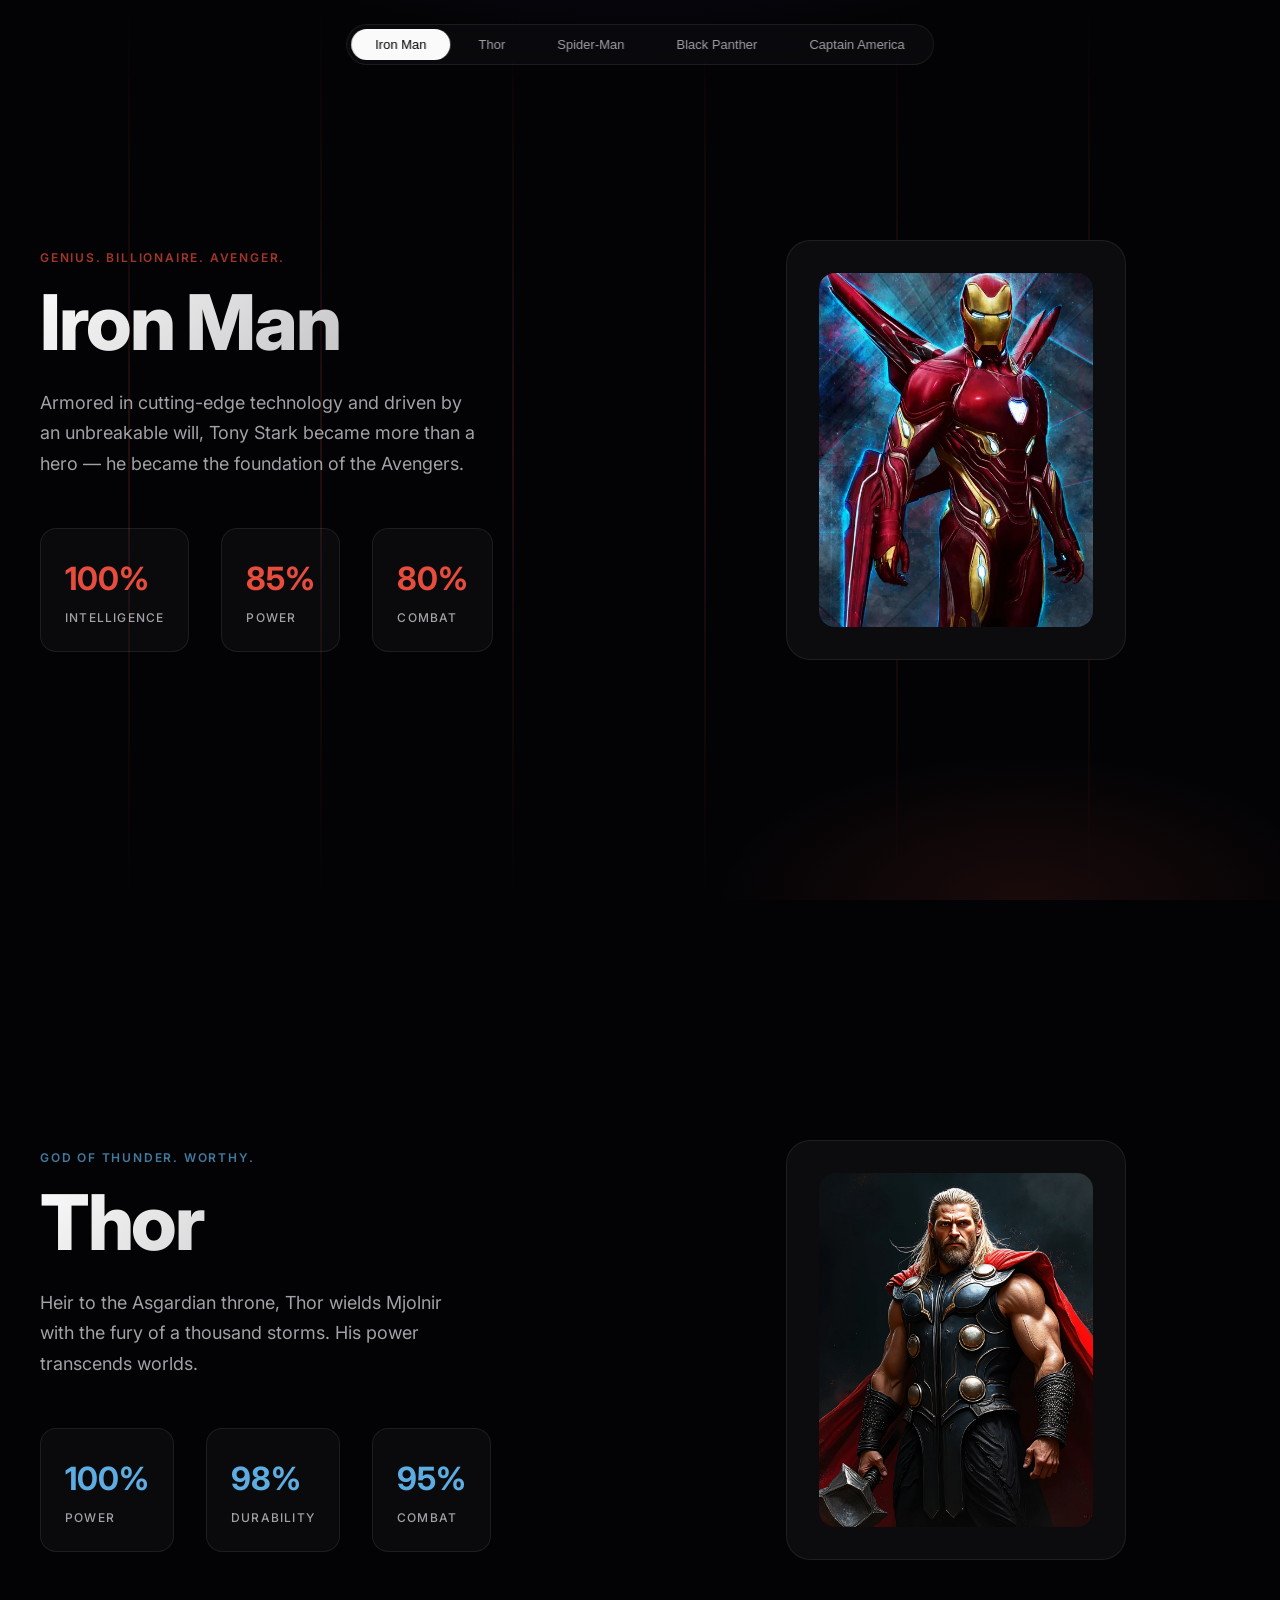
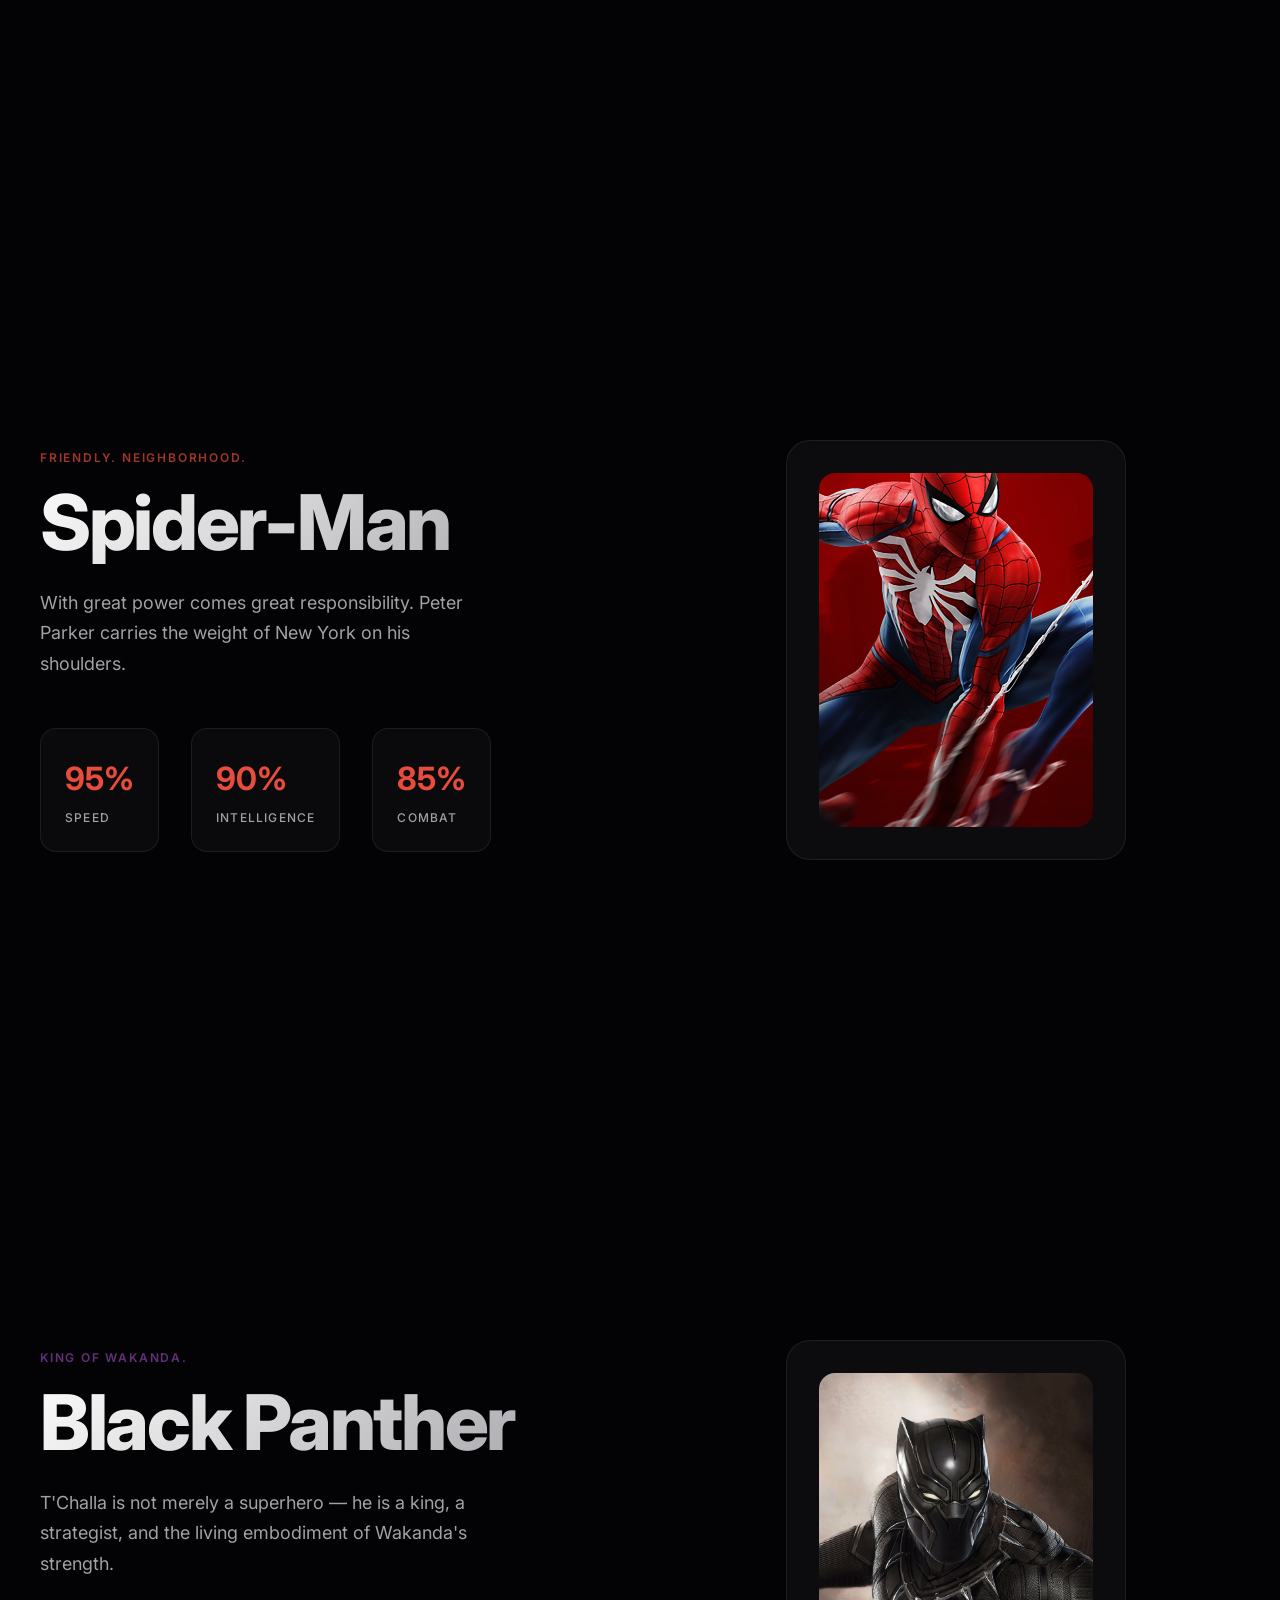
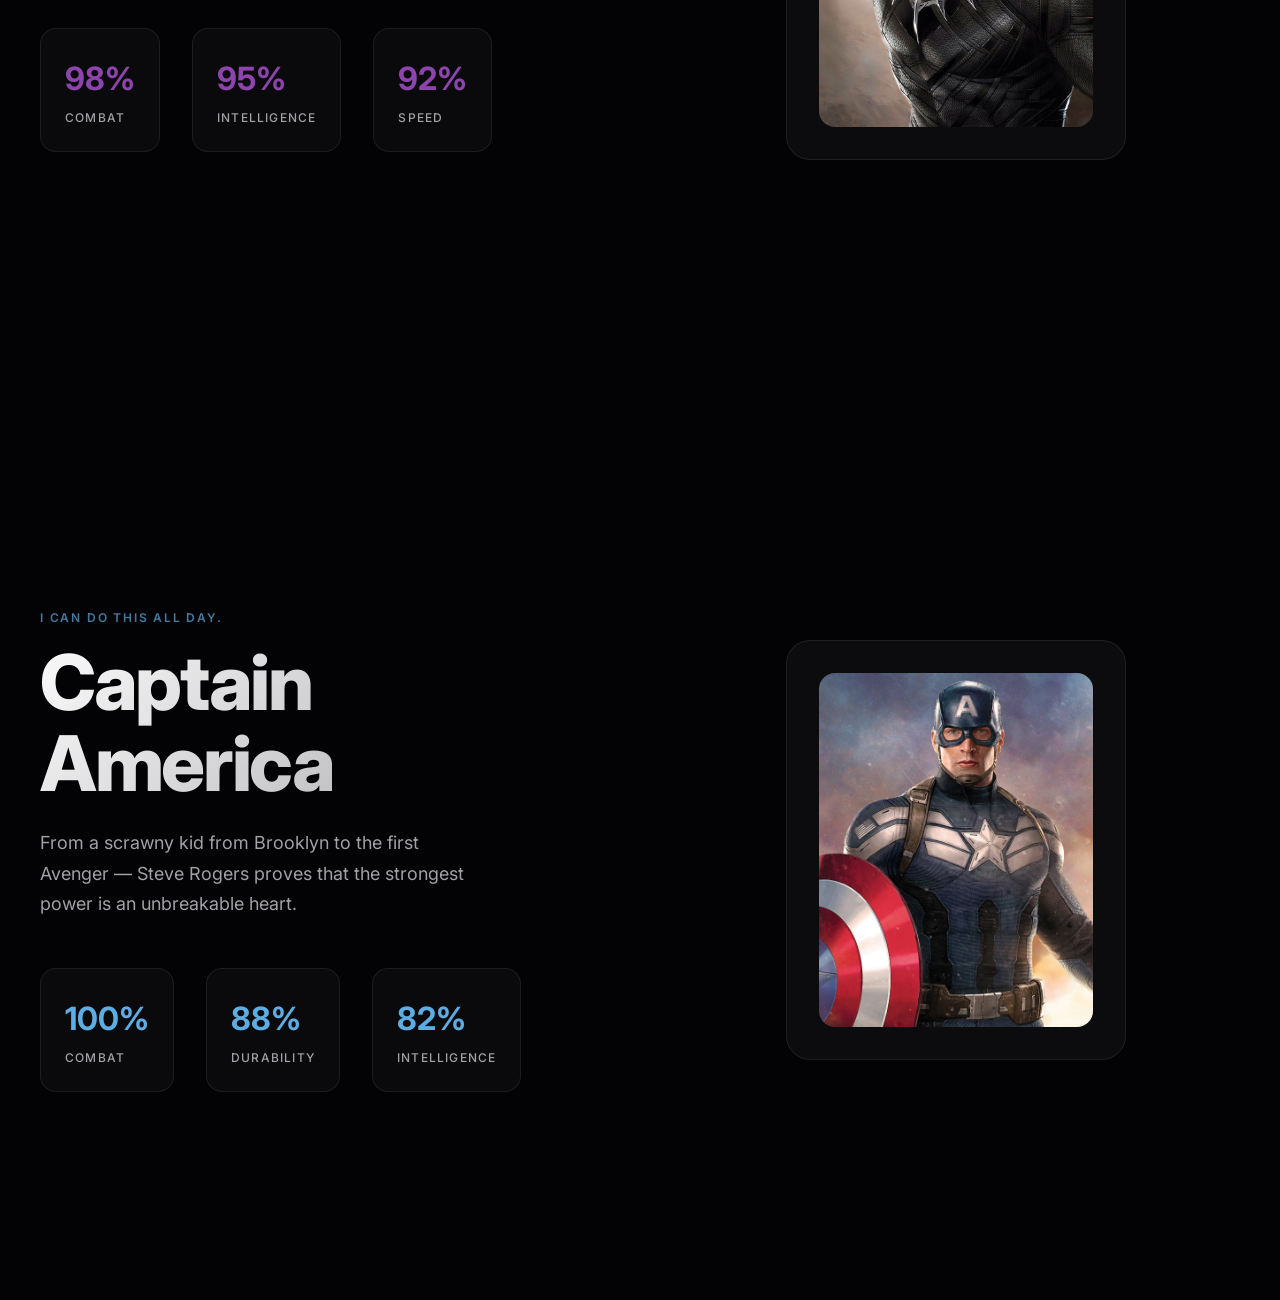
<file: index.html>
<!DOCTYPE html>
<html lang="en">
<head>
  <meta charset="UTF-8">
  <meta name="viewport" content="width=device-width, initial-scale=1.0">
  <meta name="description" content="Marvel Superhero Showcase - React Bits inspired">
  <title>Marvel Superhero Showcase</title>
  
  <link rel="preconnect" href="https://fonts.googleapis.com">
  <link rel="preconnect" href="https://fonts.gstatic.com" crossorigin>
  <link href="https://fonts.googleapis.com/css2?family=Inter:wght@300;400;500;600;700;800&display=swap" rel="stylesheet">
  
  <style>
    :root {
      --color-void: #000000;
      --color-dark: #030305;
      --color-surface: #0c0c0f;
      --color-border: rgba(255,255,255,0.08);
      --color-text: #fafafa;
      --color-text-muted: #a1a1a6;
      --color-accent: #e74c3c;
      --accent-glow: rgba(231, 76, 60, 0.5);
      
      --font-sans: 'Inter', -apple-system, BlinkMacSystemFont, sans-serif;
      
      --space-xs: 4px;
      --space-sm: 8px;
      --space-md: 16px;
      --space-lg: 24px;
      --space-xl: 32px;
      --space-2xl: 48px;
      --space-3xl: 64px;
      --space-4xl: 96px;
      
      --ease-out: cubic-bezier(0.16, 1, 0.3, 1);
      --ease-spring: cubic-bezier(0.34, 1.56, 0.64, 1);
    }

    *, *::before, *::after {
      box-sizing: border-box;
      margin: 0;
      padding: 0;
    }

    html {
      scroll-behavior: smooth;
    }

    body {
      font-family: var(--font-sans);
      background: var(--color-dark);
      color: var(--color-text);
      line-height: 1.6;
      -webkit-font-smoothing: antialiased;
      overflow-x: hidden;
    }

    /* ===== HYPERSPEED BACKGROUND ===== */
    .hyperspeed-bg {
      position: fixed;
      inset: 0;
      z-index: 0;
      overflow: hidden;
      background: var(--color-dark);
    }

    .hyperspeed-bg::before {
      content: '';
      position: absolute;
      inset: 0;
      background: 
        radial-gradient(ellipse 80% 50% at 50% -20%, rgba(120, 80, 255, 0.15) 0%, transparent 50%),
        radial-gradient(ellipse 60% 40% at 80% 100%, rgba(231, 76, 60, 0.1) 0%, transparent 40%);
    }

    .speed-lines {
      position: absolute;
      inset: 0;
      overflow: hidden;
      opacity: 0.3;
    }

    .speed-line {
      position: absolute;
      width: 2px;
      height: 100%;
      background: linear-gradient(to bottom, transparent, var(--accent-glow), transparent);
      animation: speed 1s linear infinite;
    }

    .speed-line:nth-child(1) { left: 10%; animation-duration: 0.8s; animation-delay: 0s; }
    .speed-line:nth-child(2) { left: 25%; animation-duration: 0.6s; animation-delay: 0.2s; }
    .speed-line:nth-child(3) { left: 40%; animation-duration: 0.7s; animation-delay: 0.1s; }
    .speed-line:nth-child(4) { left: 55%; animation-duration: 0.9s; animation-delay: 0.3s; }
    .speed-line:nth-child(5) { left: 70%; animation-duration: 0.5s; animation-delay: 0.15s; }
    .speed-line:nth-child(6) { left: 85%; animation-duration: 0.75s; animation-delay: 0.25s; }

    @keyframes speed {
      0% { transform: translateY(-100%); opacity: 0; }
      10% { opacity: 1; }
      90% { opacity: 1; }
      100% { transform: translateY(100%); opacity: 0; }
    }

    /* ===== NAVIGATION ===== */
    .navbar {
      position: fixed;
      top: var(--space-lg);
      left: 50%;
      transform: translateX(-50%);
      z-index: 100;
      display: flex;
      gap: var(--space-xs);
      padding: var(--space-xs);
      background: rgba(12, 12, 15, 0.8);
      backdrop-filter: blur(20px);
      border: 1px solid var(--color-border);
      border-radius: 100px;
    }

    .nav-pill {
      position: relative;
      padding: var(--space-sm) var(--space-lg);
      font-size: 13px;
      font-weight: 500;
      color: var(--color-text-muted);
      background: transparent;
      border: none;
      border-radius: 100px;
      cursor: pointer;
      transition: color 0.3s var(--ease-out);
    }

    .nav-pill:hover {
      color: var(--color-text);
    }

    .nav-pill.active {
      color: var(--color-dark);
    }

    .nav-pill.active::before {
      content: '';
      position: absolute;
      inset: 0;
      background: var(--color-text);
      border-radius: 100px;
      z-index: -1;
    }

    /* ===== TILT CARD ===== */
    .tilt-card {
      position: relative;
      width: 340px;
      height: 420px;
      background: var(--color-surface);
      border-radius: 24px;
      border: 1px solid var(--color-border);
      transform-style: preserve-3d;
      transform: perspective(1000px);
      transition: transform 0.3s var(--ease-spring);
      cursor: pointer;
      overflow: hidden;
    }

    .tilt-card::before {
      content: '';
      position: absolute;
      inset: 0;
      border-radius: 24px;
      background: linear-gradient(135deg, rgba(255,255,255,0.1) 0%, transparent 50%);
      opacity: 0;
      transition: opacity 0.3s;
    }

    .tilt-card:hover::before {
      opacity: 1;
    }

    .tilt-card-content {
      position: relative;
      z-index: 1;
      padding: var(--space-xl);
      height: 100%;
      display: flex;
      flex-direction: column;
      transform-style: preserve-3d;
    }

    .tilt-card-glow {
      position: absolute;
      width: 200px;
      height: 200px;
      background: radial-gradient(circle, var(--accent-glow) 0%, transparent 70%);
      top: 50%;
      left: 50%;
      transform: translate(-50%, -50%);
      opacity: 0;
      transition: opacity 0.5s;
      filter: blur(40px);
    }

    .tilt-card:hover .tilt-card-glow {
      opacity: 1;
    }

    /* ===== HERO SECTIONS ===== */
    .showcase {
      position: relative;
      z-index: 1;
    }

    .hero-section {
      min-height: 100vh;
      display: flex;
      align-items: center;
      justify-content: center;
      padding: var(--space-4xl) var(--space-lg);
      position: relative;
    }

    .hero-inner {
      max-width: 1200px;
      width: 100%;
      display: grid;
      grid-template-columns: 1fr 1fr;
      gap: var(--space-3xl);
      align-items: center;
    }

    .hero-text-block {
      order: 1;
    }

    .hero-visual-block {
      order: 2;
      display: flex;
      justify-content: center;
      align-items: center;
    }

    .hero-label {
      font-size: 12px;
      font-weight: 600;
      text-transform: uppercase;
      letter-spacing: 0.15em;
      margin-bottom: var(--space-md);
      opacity: 0.7;
    }

    .hero-title {
      font-size: clamp(48px, 6vw, 80px);
      font-weight: 800;
      line-height: 1.05;
      letter-spacing: -0.03em;
      margin-bottom: var(--space-lg);
      background: linear-gradient(135deg, var(--color-text) 0%, var(--color-text-muted) 100%);
      -webkit-background-clip: text;
      -webkit-text-fill-color: transparent;
      background-clip: text;
    }

    .hero-description {
      font-size: 18px;
      line-height: 1.7;
      color: var(--color-text-muted);
      max-width: 440px;
    }

    .hero-hero-image {
      width: 100%;
      max-width: 400px;
    }

    /* ===== SPOTLIGHT CARD ===== */
    .spotlight-card {
      position: relative;
      border-radius: 24px;
      background: var(--color-surface);
      border: 1px solid var(--color-border);
      overflow: hidden;
    }

    .spotlight-card::after {
      content: '';
      position: absolute;
      top: 0;
      left: 0;
      right: 0;
      height: 1px;
      background: linear-gradient(90deg, transparent, rgba(255,255,255,0.2), transparent);
    }

    .spotlight {
      position: absolute;
      width: 300px;
      height: 300px;
      background: radial-gradient(circle, var(--accent-glow) 0%, transparent 70%);
      opacity: 0.15;
      top: -100px;
      left: -100px;
      transition: transform 0.5s var(--ease-out), opacity 0.5s;
      pointer-events: none;
      filter: blur(50px);
    }

    .spotlight-card:hover .spotlight {
      transform: translate(50px, 50px);
    }

    .spotlight-card-inner {
      position: relative;
      z-index: 1;
      padding: var(--space-2xl);
    }

    /* ===== STATS GRID ===== */
    .stats-grid {
      display: flex;
      gap: var(--space-xl);
      margin-top: var(--space-2xl);
    }

    .stat-box {
      padding: var(--space-lg);
      background: rgba(255,255,255,0.03);
      border: 1px solid var(--color-border);
      border-radius: 16px;
    }

    .stat-value {
      font-size: 32px;
      font-weight: 700;
      margin-bottom: var(--space-xs);
    }

    .stat-label {
      font-size: 12px;
      font-weight: 500;
      text-transform: uppercase;
      letter-spacing: 0.1em;
      color: var(--color-text-muted);
    }

    /* ===== SCROLL REVEAL ===== */
    .reveal {
      opacity: 0;
      transform: translateY(40px);
      transition: opacity 0.8s var(--ease-out), transform 0.8s var(--ease-out);
    }

    .reveal.visible {
      opacity: 1;
      transform: translateY(0);
    }

    /* ===== RESPONSIVE ===== */
    @media (max-width: 1024px) {
      .hero-inner {
        grid-template-columns: 1fr;
        text-align: center;
      }
      
      .hero-text-block {
        order: 2;
      }
      
      .hero-visual-block {
        order: 1;
      }
      
      .hero-description {
        margin: 0 auto;
      }
      
      .stats-grid {
        justify-content: center;
      }
    }

    @media (max-width: 768px) {
      .navbar {
        top: var(--space-md);
        padding: var(--space-xs);
      }
      
      .nav-pill {
        padding: var(--space-sm) var(--space-md);
        font-size: 12px;
      }
      
      .hero-section {
        padding: var(--space-3xl) var(--space-md);
      }
      
      .tilt-card {
        width: 280px;
        height: 360px;
      }
      
      .stats-grid {
        flex-wrap: wrap;
      }
    }
  </style>
</head>
<body>
  <!-- Hyperspeed Background -->
  <div class="hyperspeed-bg">
    <div class="speed-lines">
      <div class="speed-line"></div>
      <div class="speed-line"></div>
      <div class="speed-line"></div>
      <div class="speed-line"></div>
      <div class="speed-line"></div>
      <div class="speed-line"></div>
    </div>
  </div>

  <!-- Pill Navigation -->
  <nav class="navbar">
    <button class="nav-pill active" data-target="iron-man">Iron Man</button>
    <button class="nav-pill" data-target="thor">Thor</button>
    <button class="nav-pill" data-target="spider-man">Spider-Man</button>
    <button class="nav-pill" data-target="black-panther">Black Panther</button>
    <button class="nav-pill" data-target="captain-america">Captain America</button>
  </nav>

  <main class="showcase">
    <!-- Iron Man -->
    <section id="iron-man" class="hero-section">
      <div class="hero-inner">
        <div class="hero-text-block">
          <p class="hero-label" style="color: #e74c3c;">Genius. Billionaire. Avenger.</p>
          <h1 class="hero-title reveal">Iron Man</h1>
          <p class="hero-description reveal">Armored in cutting-edge technology and driven by an unbreakable will, Tony Stark became more than a hero — he became the foundation of the Avengers.</p>
          <div class="stats-grid reveal">
            <div class="stat-box">
              <div class="stat-value" style="color: #e74c3c;">100%</div>
              <div class="stat-label">Intelligence</div>
            </div>
            <div class="stat-box">
              <div class="stat-value" style="color: #e74c3c;">85%</div>
              <div class="stat-label">Power</div>
            </div>
            <div class="stat-box">
              <div class="stat-value" style="color: #e74c3c;">80%</div>
              <div class="stat-label">Combat</div>
            </div>
          </div>
        </div>
        <div class="hero-visual-block">
          <div class="tilt-card" data-accent="#e74c3c">
            <div class="tilt-card-glow"></div>
            <div class="tilt-card-content">
              <img src="assets/heroes/ironman.jpg" alt="Iron Man" class="hero-hero-image" style="width:100%;height:100%;object-fit:cover;border-radius:16px;">
            </div>
          </div>
        </div>
      </div>
    </section>

    <!-- Thor -->
    <section id="thor" class="hero-section">
      <div class="hero-inner">
        <div class="hero-text-block">
          <p class="hero-label" style="color: #5dade2;">God of Thunder. Worthy.</p>
          <h1 class="hero-title reveal">Thor</h1>
          <p class="hero-description reveal">Heir to the Asgardian throne, Thor wields Mjolnir with the fury of a thousand storms. His power transcends worlds.</p>
          <div class="stats-grid reveal">
            <div class="stat-box">
              <div class="stat-value" style="color: #5dade2;">100%</div>
              <div class="stat-label">Power</div>
            </div>
            <div class="stat-box">
              <div class="stat-value" style="color: #5dade2;">98%</div>
              <div class="stat-label">Durability</div>
            </div>
            <div class="stat-box">
              <div class="stat-value" style="color: #5dade2;">95%</div>
              <div class="stat-label">Combat</div>
            </div>
          </div>
        </div>
        <div class="hero-visual-block">
          <div class="tilt-card" data-accent="#5dade2">
            <div class="tilt-card-glow"></div>
            <div class="tilt-card-content">
              <img src="assets/heroes/thor.jpeg" alt="Thor" class="hero-hero-image" style="width:100%;height:100%;object-fit:cover;border-radius:16px;">
            </div>
          </div>
        </div>
      </div>
    </section>

    <!-- Spider-Man -->
    <section id="spider-man" class="hero-section">
      <div class="hero-inner">
        <div class="hero-text-block">
          <p class="hero-label" style="color: #e74c3c;">Friendly. Neighborhood.</p>
          <h1 class="hero-title reveal">Spider-Man</h1>
          <p class="hero-description reveal">With great power comes great responsibility. Peter Parker carries the weight of New York on his shoulders.</p>
          <div class="stats-grid reveal">
            <div class="stat-box">
              <div class="stat-value" style="color: #e74c3c;">95%</div>
              <div class="stat-label">Speed</div>
            </div>
            <div class="stat-box">
              <div class="stat-value" style="color: #e74c3c;">90%</div>
              <div class="stat-label">Intelligence</div>
            </div>
            <div class="stat-box">
              <div class="stat-value" style="color: #e74c3c;">85%</div>
              <div class="stat-label">Combat</div>
            </div>
          </div>
        </div>
        <div class="hero-visual-block">
          <div class="tilt-card" data-accent="#e74c3c">
            <div class="tilt-card-glow"></div>
            <div class="tilt-card-content">
              <img src="assets/heroes/spiderman_3.jpg" alt="Spider-Man" class="hero-hero-image" style="width:100%;height:100%;object-fit:cover;border-radius:16px;">
            </div>
          </div>
        </div>
      </div>
    </section>

    <!-- Black Panther -->
    <section id="black-panther" class="hero-section">
      <div class="hero-inner">
        <div class="hero-text-block">
          <p class="hero-label" style="color: #8e44ad;">King of Wakanda.</p>
          <h1 class="hero-title reveal">Black Panther</h1>
          <p class="hero-description reveal">T'Challa is not merely a superhero — he is a king, a strategist, and the living embodiment of Wakanda's strength.</p>
          <div class="stats-grid reveal">
            <div class="stat-box">
              <div class="stat-value" style="color: #8e44ad;">98%</div>
              <div class="stat-label">Combat</div>
            </div>
            <div class="stat-box">
              <div class="stat-value" style="color: #8e44ad;">95%</div>
              <div class="stat-label">Intelligence</div>
            </div>
            <div class="stat-box">
              <div class="stat-value" style="color: #8e44ad;">92%</div>
              <div class="stat-label">Speed</div>
            </div>
          </div>
        </div>
        <div class="hero-visual-block">
          <div class="tilt-card" data-accent="#8e44ad">
<div class="tilt-card-glow"></div>
            <div class="tilt-card-content">
              <img src="assets/heroes/plack_panther.jpeg" alt="Black Panther" class="hero-hero-image" style="width:100%;height:100%;object-fit:cover;border-radius:16px;">
            </div>
          </div>
        </div>
      </div>
    </section>

    <!-- Captain America -->
    <section id="captain-america" class="hero-section">
      <div class="hero-inner">
        <div class="hero-text-block">
          <p class="hero-label" style="color: #5dade2;">I can do this all day.</p>
          <h1 class="hero-title reveal">Captain America</h1>
          <p class="hero-description reveal">From a scrawny kid from Brooklyn to the first Avenger — Steve Rogers proves that the strongest power is an unbreakable heart.</p>
          <div class="stats-grid reveal">
            <div class="stat-box">
              <div class="stat-value" style="color: #5dade2;">100%</div>
              <div class="stat-label">Combat</div>
            </div>
            <div class="stat-box">
              <div class="stat-value" style="color: #5dade2;">88%</div>
              <div class="stat-label">Durability</div>
            </div>
            <div class="stat-box">
              <div class="stat-value" style="color: #5dade2;">82%</div>
              <div class="stat-label">Intelligence</div>
            </div>
          </div>
        </div>
        <div class="hero-visual-block">
          <div class="tilt-card" data-accent="#5dade2">
            <div class="tilt-card-glow"></div>
            <div class="tilt-card-content">
              <img src="assets/heroes/captain_america.jpeg" alt="Captain America" class="hero-hero-image" style="width:100%;height:100%;object-fit:cover;border-radius:16px;">
            </div>
          </div>
        </div>
      </div>
    </section>
  </main>

  <script>
    // ===== TILT CARD EFFECT =====
    document.querySelectorAll('.tilt-card').forEach(card => {
      const accent = card.dataset.accent || '#e74c3c';
      card.querySelector('.tilt-card-glow').style.background = `radial-gradient(circle, ${accent}40 0%, transparent 70%)`;
      
      card.addEventListener('mousemove', (e) => {
        const rect = card.getBoundingClientRect();
        const x = e.clientX - rect.left;
        const y = e.clientY - rect.top;
        const centerX = rect.width / 2;
        const centerY = rect.height / 2;
        const rotateX = (y - centerY) / 10;
        const rotateY = (centerX - x) / 10;
        
        card.style.transform = `perspective(1000px) rotateX(${rotateX}deg) rotateY(${rotateY}deg) scale(1.02)`;
      });
      
      card.addEventListener('mouseleave', () => {
        card.style.transform = 'perspective(1000px) rotateX(0deg) rotateY(0deg) scale(1)';
      });
    });

    // ===== PILL NAVIGATION =====
    document.querySelectorAll('.nav-pill').forEach(pill => {
      pill.addEventListener('click', () => {
        const target = pill.dataset.target;
        document.querySelectorAll('.nav-pill').forEach(p => p.classList.remove('active'));
        pill.classList.add('active');
        
        document.getElementById(target).scrollIntoView({ behavior: 'smooth' });
      });
    });

    // ===== SCROLL REVEAL =====
    const observer = new IntersectionObserver((entries) => {
      entries.forEach(entry => {
        if (entry.isIntersecting) {
          entry.target.classList.add('visible');
        }
      });
    }, { threshold: 0.1 });

    document.querySelectorAll('.reveal').forEach(el => observer.observe(el));

    // ===== SCROLL SPY FOR NAV =====
    const sections = document.querySelectorAll('.hero-section');
    window.addEventListener('scroll', () => {
      const scrollPos = window.scrollY + 300;
      
      sections.forEach(section => {
        const top = section.offsetTop;
        const height = section.offsetHeight;
        const id = section.id;
        
        if (scrollPos >= top && scrollPos < top + height) {
          document.querySelectorAll('.nav-pill').forEach(pill => {
            pill.classList.remove('active');
            if (pill.dataset.target === id) {
              pill.classList.add('active');
            }
          });
        }
      });
    });

    // ===== PARALLAX HEROES =====
    window.addEventListener('scroll', () => {
      const scrolled = window.scrollY;
      
      document.querySelectorAll('.hero-section').forEach((section, i) => {
        const speed = 0.1;
        const visual = section.querySelector('.hero-visual-block');
        if (visual) {
          visual.style.transform = `translateY(${scrolled * speed * (i + 1) * 0.05}px)`;
        }
      });
    });
  </script>
</body>
</html>
</file>
